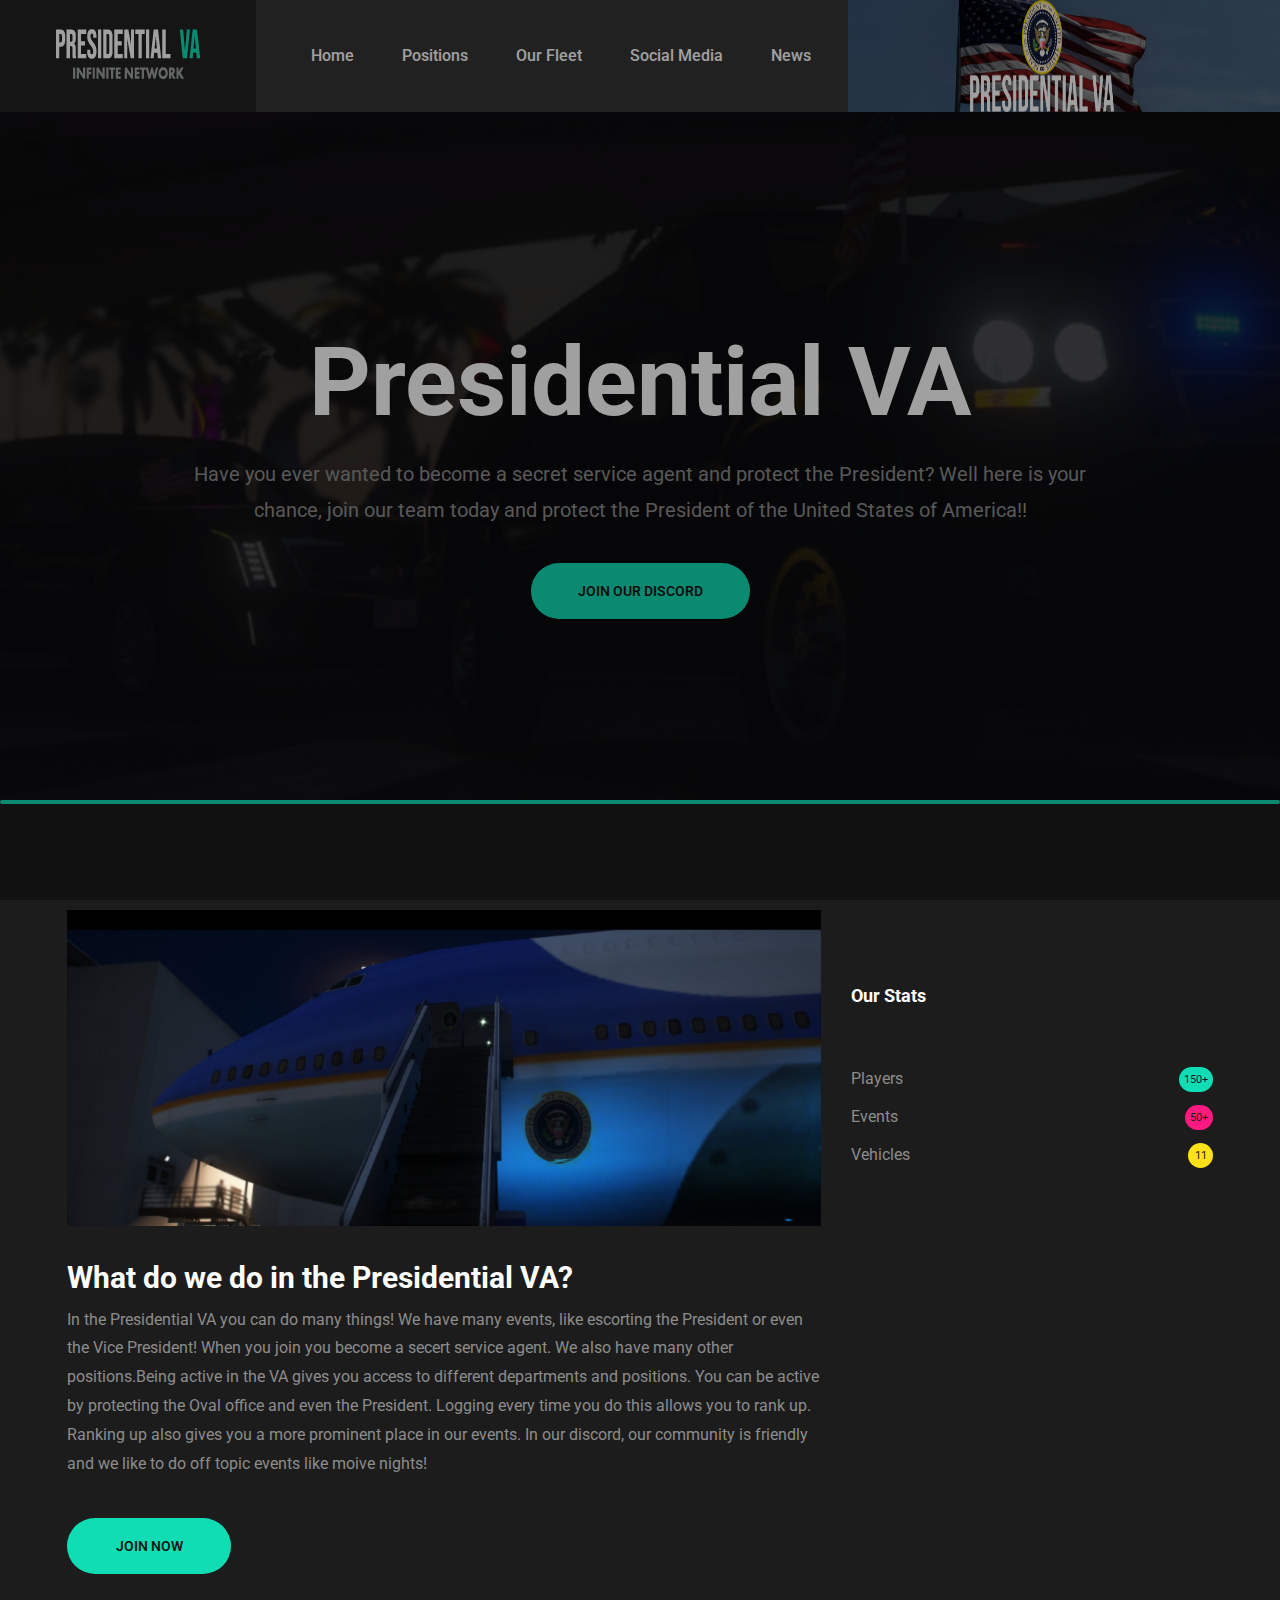
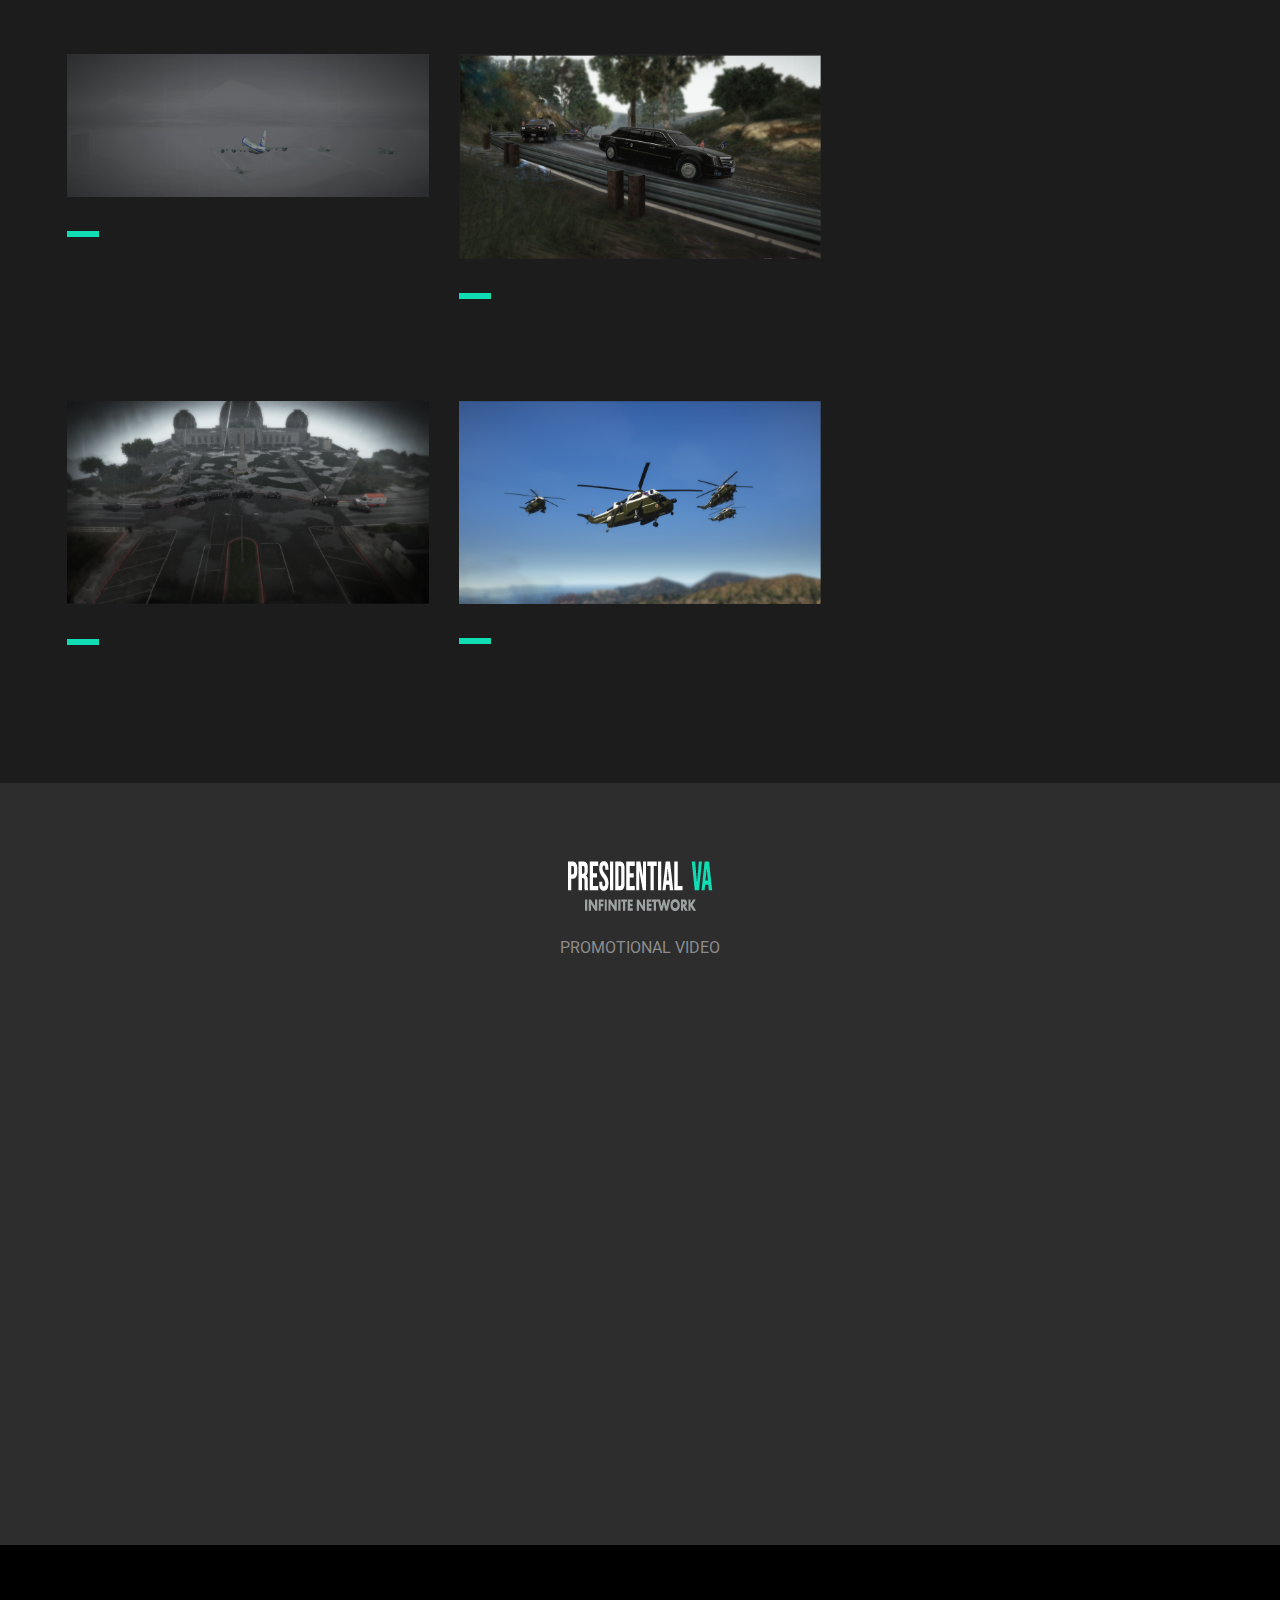
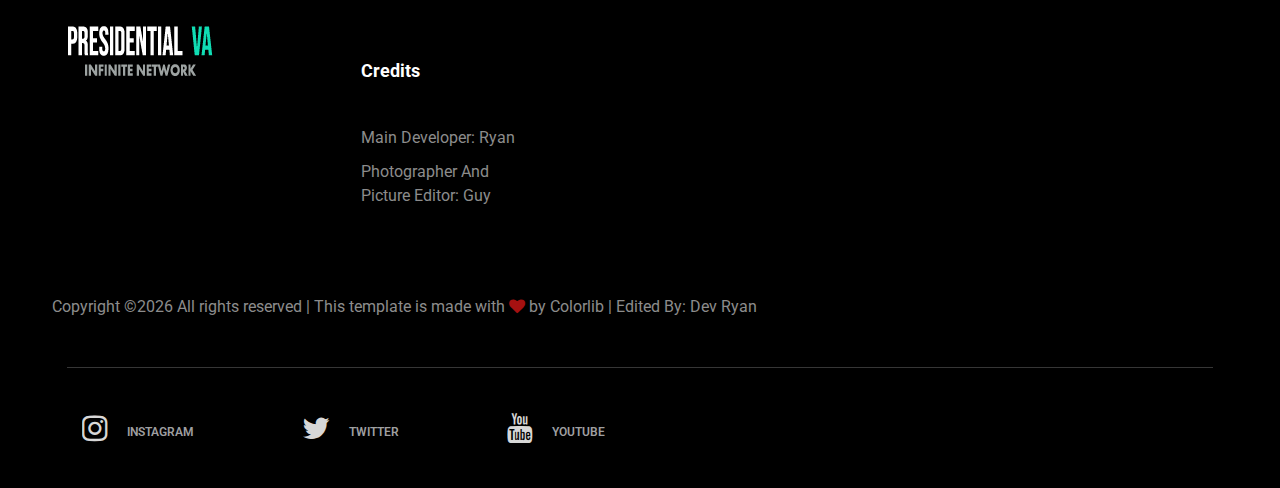
<file: index.html>
<!DOCTYPE html>
<html lang="zxx">
<head>
	<title>Presidential VA - Infinite Network</title>
	<meta charset="UTF-8">
	<meta name="description" content="Infinite Network Presidential VA Website">
	<meta name="keywords" content="gaming, html">
	<meta name="viewport" content="width=device-width, initial-scale=1.0">
	
	<!-- Favicon -->
	<link href="img/infinite_logo_pres.png" rel="shortcut icon"/>

	<!-- Google font -->
	<link href="https://fonts.googleapis.com/css?family=Roboto:300,300i,400,400i,500,500i,700,700i&display=swap" rel="stylesheet">

	<!-- Stylesheets -->
	<link rel="stylesheet" href="css/bootstrap.min.css"/>
	<link rel="stylesheet" href="css/font-awesome.min.css"/>
	<link rel="stylesheet" href="css/magnific-popup.css"/>
	<link rel="stylesheet" href="css/owl.carousel.min.css"/>
	<link rel="stylesheet" href="css/animate.css"/>
	<link rel="stylesheet" href="css/slicknav.min.css"/>

	<!-- Main Stylesheets -->
	<link rel="stylesheet" href="css/style.css"/>


	<!--[if lt IE 9]>
		<script src="https://oss.maxcdn.com/html5shiv/3.7.2/html5shiv.min.js"></script>
		<script src="https://oss.maxcdn.com/respond/1.4.2/respond.min.js"></script>
	<![endif]-->

</head>
<body>
	<!-- Page Preloder -->
	<div id="preloder">
		<div class="loader"></div>
	</div>

	<!-- Header section -->
	<header class="header-section">
		<a href="index.html" class="site-logo">
			<img src="img/logo.png" alt="logo">
		</a>
		<ul class="main-menu">
			<li><a href="index.html">Home</a></li>
			<li><a href="positions.html">Positions</a></li>
			<li><a href="presidential-comming-soon.html">Our Fleet</a></li>
			<li><a href="presidential-comming-soon.html">Social Media</a></li>
			<li><a href="presidential-comming-soon.html">News</a></li>
		</ul>
		<div class="header-add">
			<img src="img/add.png" alt="">
		</div>
	</header>
	<!-- Header section end -->

	<!-- Hero section -->
	<section class="hero-section">
		<div class="hero-slider owl-carousel">
			<div class="hero-item set-bg" data-setbg="img/slider/1.png">
				<div class="container">
					<div class="row">
						<div class="col-lg-10 offset-lg-1">
							<h2>Presidential VA</h2>
							<p>Have you ever wanted to become a secret service agent and protect the President? Well here is your chance, join our team today and protect the President of the United States of America!!</p>
							<a href="https://discord.gg/jq4wRRH" target="_ " class="site-btn">Join Our Discord</a>
						</div>
					</div>
				</div>
			</div>
			<div class="hero-item set-bg" data-setbg="img/slider/2.png">
				<div class="container">
					<div class="row">
						<div class="col-lg-10 offset-lg-1">
							<h2>Presidential VA</h2>
							<p>Have you ever wanted to become a secret service agent and protect the President? Well here is your chance, join our team today and protect the President of the United States of America!! </p>
							<a href="https://discord.gg/jq4wRRH" target="_ " class="site-btn">Join Our Discord</a>
						</div>
					</div>
				</div>
			</div>
		</div>
	</section>
	<!-- Hero section end -->

	<!-- Blog section -->
	<section class="blog-section spad">
		<div class="container">
			<div class="row">
				<div class="col-lg-8 blog-posts">
					<div class="blog-post featured-post">
						<img src="img/blog/1.png" alt="">
						<h3>What do we do in the Presidential VA?</h3>
						<p>In the Presidential VA you can do many things! We have many events, like escorting the President or even the Vice President! When you join you become a secert service agent. We also have many other positions.Being active in the VA gives you access to different departments and positions. You can be active by protecting the Oval office and even the President. Logging every time you do this allows you to rank up. Ranking up also gives you a more prominent place in our events. In our discord, our community is friendly and we like to do off topic events like moive nights!
						</p>
						<a href="https://discord.gg/jq4wRRH" class="site-btn">Join NOW</a>
					</div>
					<div class="row">
						<div class="col-md-6">
							<div class="blog-post">
								<img src="img/blog/2.png" alt="">
								<div class="post-date"> </div>
							</div>
						</div>
						<div class="col-md-6">
							<div class="blog-post">
								<img src="img/blog/3.png" alt="">
								<div class="post-date"> </div>
							</div>
						</div>
						<div class="col-md-6">
							<div class="blog-post">
								<img src="img/blog/4.png" alt="">
								<div class="post-date"> </div>
							</div>
						</div>
						<div class="col-md-6">
							<div class="blog-post">
								<img src="img/blog/5.png" alt="">
								<div class="post-date"> </div>
							</div>
						</div>
					</div>
				</div>
				<div class="col-lg-4 sidebar">
					<div class="sb-widget">
						<form class="sb-search">
						</form>
					</div>
					<div class="sb-widget">
						<h2 class="sb-title">Our Stats</h2>
						<ul class="sb-cata-list">
							<li><a href="">Players<span>150+</span></a></li>
							<li><a href="">Events<span>50+</span></a></li>
							<li><a href="">Vehicles<span>11</span></a></li>
						</ul>
					</div>
					<div class="sb-widget">
						<a href="#" class="add">
							<iframe src="https://discordapp.com/widget?id=708500967615758426&theme=dark" width="350" height="500" allowtransparency="true" frameborder="0" sandbox="allow-popups allow-popups-to-escape-sandbox allow-same-origin allow-scripts"></iframe>
						</a>
					</div>
				</div>
			</div>
		</div>
	</section>
	<!-- Blog section end -->


	<!-- Video section -->
	<div class="video-section">
		<div class="container">
			<div class="video-logo">
				<img src="img/logo.png" alt="https://discord.gg/jq4wRRH">
				<p>PROMOTIONAL VIDEO<p>
			</div>
			<div class="video-popup-warp">
				<iframe width="700" height="455" src="https://www.youtube.com/embed/99ZAJMdGrCU" frameborder="0" allow="accelerometer; autoplay; encrypted-media; gyroscope; picture-in-picture" allowfullscreen></iframe>
			</div>
		</div>
	</div>
	<!-- Video section end -->

	<!-- Footer section -->
	<div class="footer-section">
		<div class="container">
			<div class="row">
				<div class="col-lg-3">
					<div class="footer-widget">
						<div class="about-widget">
							<img src="img/logo.png" alt="">
						</div>
					</div>
				</div>
				<div class="col-lg-2 col-sm-6">
					<div class="footer-widget">
						<h2 class="fw-title">Credits</h2>
						<ul>
							<li><a href="https://discord.gg/xFdW6nm"target="_ ">Main Developer: Ryan</a></li>
							<li><a href="">Photographer And Picture Editor: Guy</a></li>
						</ul>
					</div>
				</div>
			<div class="copyright"><a href=""><p><!-- Link back to Colorlib can't be removed. Template is licensed under CC BY 3.0. -->
  Copyright &copy;<script>document.write(new Date().getFullYear());</script> All rights reserved | This template is made with <i class="fa fa-heart" aria-hidden="true"></i> by <a href="https://colorlib.com" target="_blank">Colorlib | <a href="https://discord.gg/xFdW6nm" target="_blank"> Edited By: Dev Ryan</a>
  <!-- Link back to Colorlib can't be removed. Template is licensed under CC BY 3.0. --></p></div>
		</div>
		<div class="social-links-warp">
			<div class="container">
				<div class="social-links">
					<a href="https://www.instagram.com/presidental_va/"target="_ "><i class="fa fa-instagram"></i><span>instagram</span></a>
					<a href="https://twitter.com/VaPresidental/"><i class="fa fa-twitter"target="_ "></i><span>twitter</span></a>
					<a href="https://www.youtube.com/channel/UCPV0Bhksc_AzOuAfgwB-5XA"target="_ "><i class="fa fa-youtube"></i><span>youtube</span></a>
				</div>
			</div>
		</div>
	</div>
	<!-- Footer section end -->
															
	<!--====== Javascripts & Jquery ======-->
	<script src="js/jquery-3.2.1.min.js"></script>
	<script src="js/bootstrap.min.js"></script>
	<script src="js/jquery.slicknav.js"></script>
	<script src="js/owl.carousel.min.js"></script>
	<script src="js/circle-progress.min.js"></script>
	<script src="js/jquery.magnific-popup.min.js"></script>
	<script src="js/main.js"></script>

	</body>
</html>
</file>
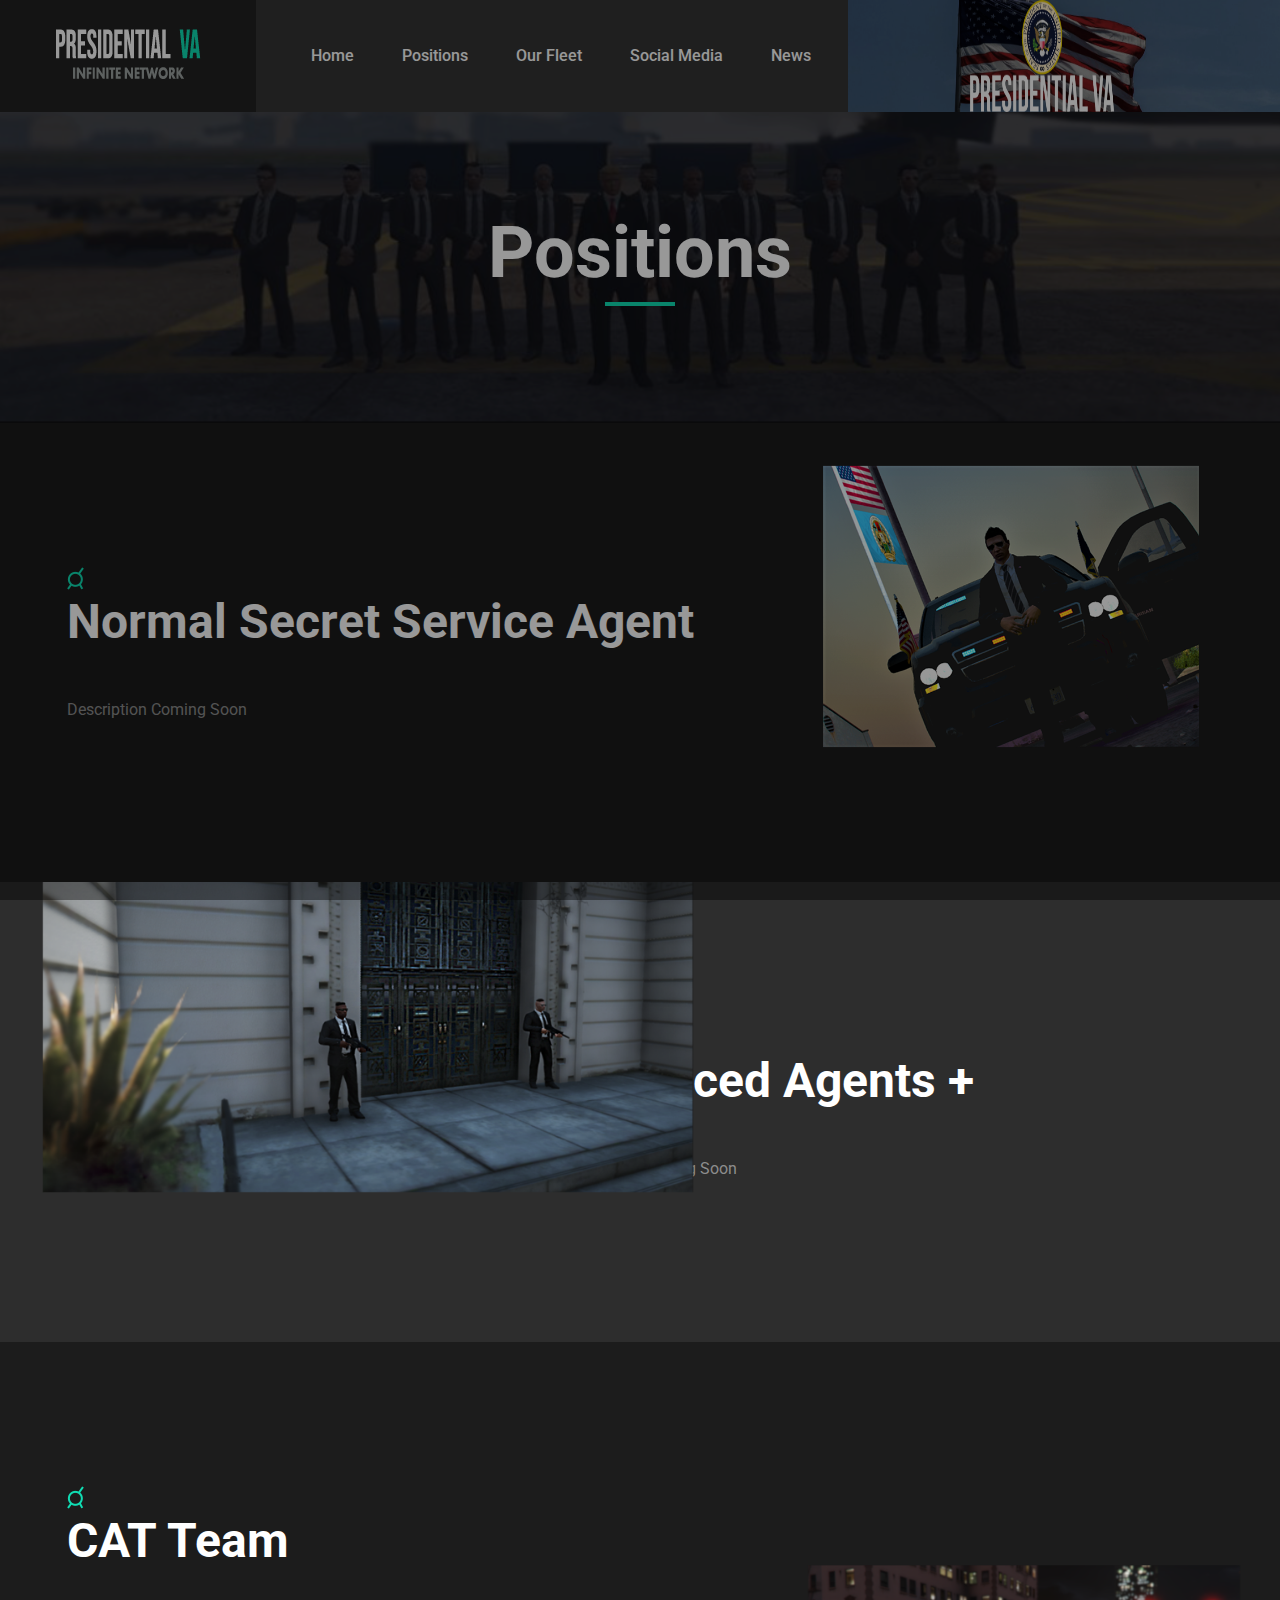
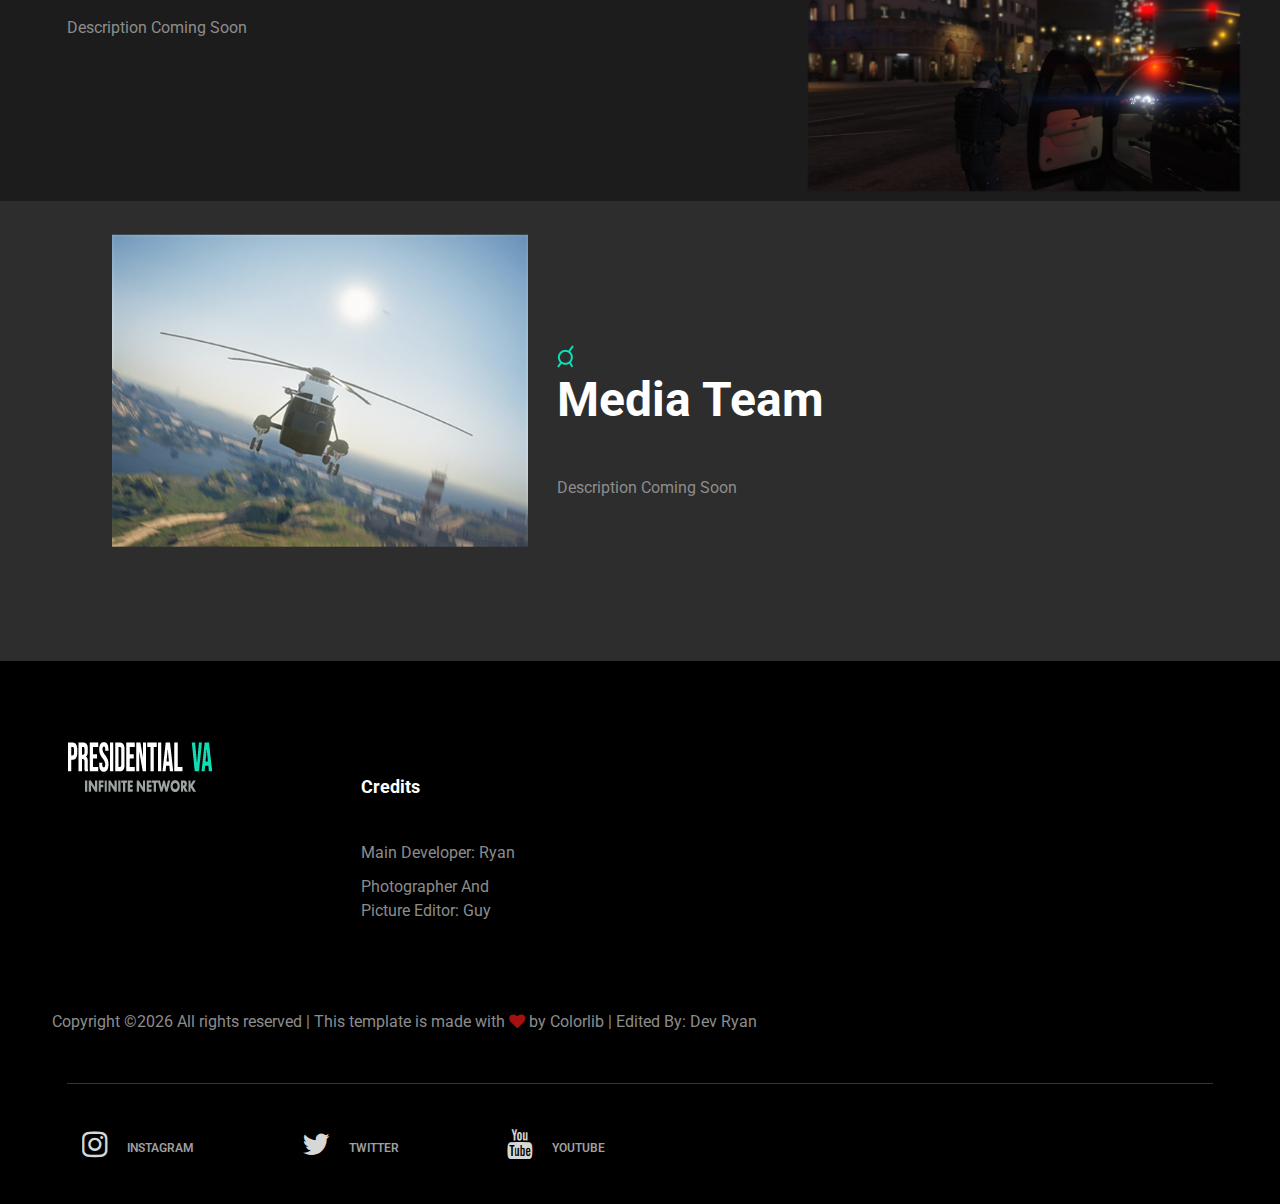
<file: positions.html>
<!DOCTYPE html>
<html lang="zxx">
<head>
	<title>Presidential VA - Infinite Network</title>
	<meta charset="UTF-8">
	<meta name="description" content="Infinite Network Presidential VA Website">
	<meta name="keywords" content="infinite, html">
	<meta name="viewport" content="width=device-width, initial-scale=1.0">
	
	<!-- Favicon -->
	<link href="img/infinite_logo_pres.png" rel="shortcut icon"/>

	<!-- Google font -->
	<link href="https://fonts.googleapis.com/css?family=Roboto:300,300i,400,400i,500,500i,700,700i&display=swap" rel="stylesheet">

	<!-- Stylesheets -->
	<link rel="stylesheet" href="css/bootstrap.min.css"/>
	<link rel="stylesheet" href="css/font-awesome.min.css"/>
	<link rel="stylesheet" href="css/magnific-popup.css"/>
	<link rel="stylesheet" href="css/owl.carousel.min.css"/>
	<link rel="stylesheet" href="css/slicknav.min.css"/>

	<!-- Main Stylesheets -->
	<link rel="stylesheet" href="css/style.css"/>


	<!--[if lt IE 9]>
		<script src="https://oss.maxcdn.com/html5shiv/3.7.2/html5shiv.min.js"></script>
		<script src="https://oss.maxcdn.com/respond/1.4.2/respond.min.js"></script>
	<![endif]-->

</head>
<body>
	<!-- Page Preloder -->
	<div id="preloder">
		<div class="loader"></div>
	</div>

	<!-- Header section -->
	<header class="header-section">
		<a href="https://discord.gg/jq4wRRH" target="_ " class="site-logo">
			<img src="img/logo.png" alt="logo">
		</a>
		<ul class="main-menu">
			<li><a href="index.html">Home</a></li>
			<li><a href="positions.html">Positions</a></li>
			<li><a href="presidential-comming-soon.html">Our Fleet</a></li>
			<li><a href="presidential-comming-soon.html">Social Media</a></li>
			<li><a href="presidential-comming-soon.html">News</a></li>
		</ul>
		<div class="header-add">
			<img src="img/add.png" alt="">
		</div>
	</header>
	<!-- Header section end -->

	<!-- Page top section -->
	<section class="page-top-section set-bg" data-setbg="img/header-bg/1.png">
		<div class="container">
			<h2>Positions</h2>
		</div>
	</section>
	<!-- Page top section end -->

	<!-- Character section 1 -->
	<section class="characters-section character-one">
		<div class="container">
			<div class="row">
				<div class="col-lg-7">
					<div class="character-info">
						<img src="img/game-characters/title-icon.png" alt="">
						<h2>Normal Secret Service Agent</h2>
						<p>Description Coming Soon</p>
						</div>
					</div>
				</div>
			</div>
			<div class="character-img">
				<img src="img/game-characters/1.png" alt="">
			</div>
		</div>
	</section>
	<!-- Character section 1 end -->

	<!-- Character section 2 -->
	<section class="characters-section character-two">
		<div class="container">
			<div class="row">
				<div class="col-lg-7 offset-lg-5">
					<div class="character-info">
						<img src="img/game-characters/title-icon.png" alt="">
						<h2>Advanced Agents +</h2>
						<p>Description Coming Soon</p>
						</div>
					</div>
				</div>
			</div>
			<div class="character-img">
				<img src="img/game-characters/2.png" alt="">
			</div>
		</div>
	</section>
	<!-- Character section 2 end -->

	<!-- Character section 3 -->
	<section class="characters-section character-three">
		<div class="container">
			<div class="row">
				<div class="col-lg-7">
					<div class="character-info">
						<img src="img/game-characters/title-icon.png" alt="">
						<h2>CAT Team</h2>
						<p>Description Coming Soon</p>
						</div>
					</div>
				</div>
			</div>
			<div class="character-img">
				<img src="img/game-characters/3.png" alt="">
			</div>
		</div>
	</section>
	<!-- Character section 3 end -->

	<!-- Character section 4 -->
	<section class="characters-section character-four">
		<div class="container">
			<div class="row">
				<div class="col-lg-7 offset-lg-5">
					<div class="character-info">
						<img src="img/game-characters/title-icon.png" alt="">
						<h2>Media Team</h2>
						<p>Description Coming Soon</p>
						<div class="progress-warp">
						</div>
					</div>
				</div>
			</div>
			<div class="character-img">
				<img src="img/game-characters/4.png" alt="">
			</div>
		</div>
	</section>
	<!-- Character section 4 end -->




	<!-- Footer section -->
	<div class="footer-section">
		<div class="container">
			<div class="row">
				<div class="col-lg-3">
					<div class="footer-widget">
						<div class="about-widget">
							<img src="img/logo.png" alt="">
						</div>
					</div>
				</div>
				<div class="col-lg-2 col-sm-6">
					<div class="footer-widget">
						<h2 class="fw-title">Credits</h2>
						<ul>
							<li><a href="https://discord.gg/xFdW6nm"target="_ ">Main Developer: Ryan</a></li>
							<li><a href="">Photographer And Picture Editor: Guy</a></li>
						</ul>
					</div>
				</div>
			<div class="copyright"><p><!-- Link back to Colorlib can't be removed. Template is licensed under CC BY 3.0. -->
				Copyright &copy;<script>document.write(new Date().getFullYear());</script> All rights reserved | This template is made with <i class="fa fa-heart" aria-hidden="true"></i> by <a href="https://colorlib.com" target="_blank">Colorlib | <a href="https://discord.gg/xFdW6nm" target="_blank"> Edited By: Dev Ryan</a>
  <!-- Link back to Colorlib can't be removed. Template is licensed under CC BY 3.0. --></p></div>
		</div>
		<div class="social-links-warp">
			<div class="container">
				<div class="social-links">
					<a href="https://www.instagram.com/presidental_va/"target="_ "><i class="fa fa-instagram"></i><span>instagram</span></a>
					<a href="https://twitter.com/VaPresidental/"><i class="fa fa-twitter"target="_ "></i><span>twitter</span></a>
					<a href="https://www.youtube.com/channel/UCPV0Bhksc_AzOuAfgwB-5XA"target="_ "><i class="fa fa-youtube"></i><span>youtube</span></a>
				</div>
			</div>
		</div>
	</div>
	<!-- Footer section end -->
															
	<!--====== Javascripts & Jquery ======-->
	<script src="js/jquery-3.2.1.min.js"></script>
	<script src="js/bootstrap.min.js"></script>
	<script src="js/jquery.slicknav.js"></script>
	<script src="js/owl.carousel.min.js"></script>
	<script src="js/circle-progress.min.js"></script>
	<script src="js/jquery.magnific-popup.min.js"></script>
	<script src="js/main.js"></script>

	</body>
</html>
</file>
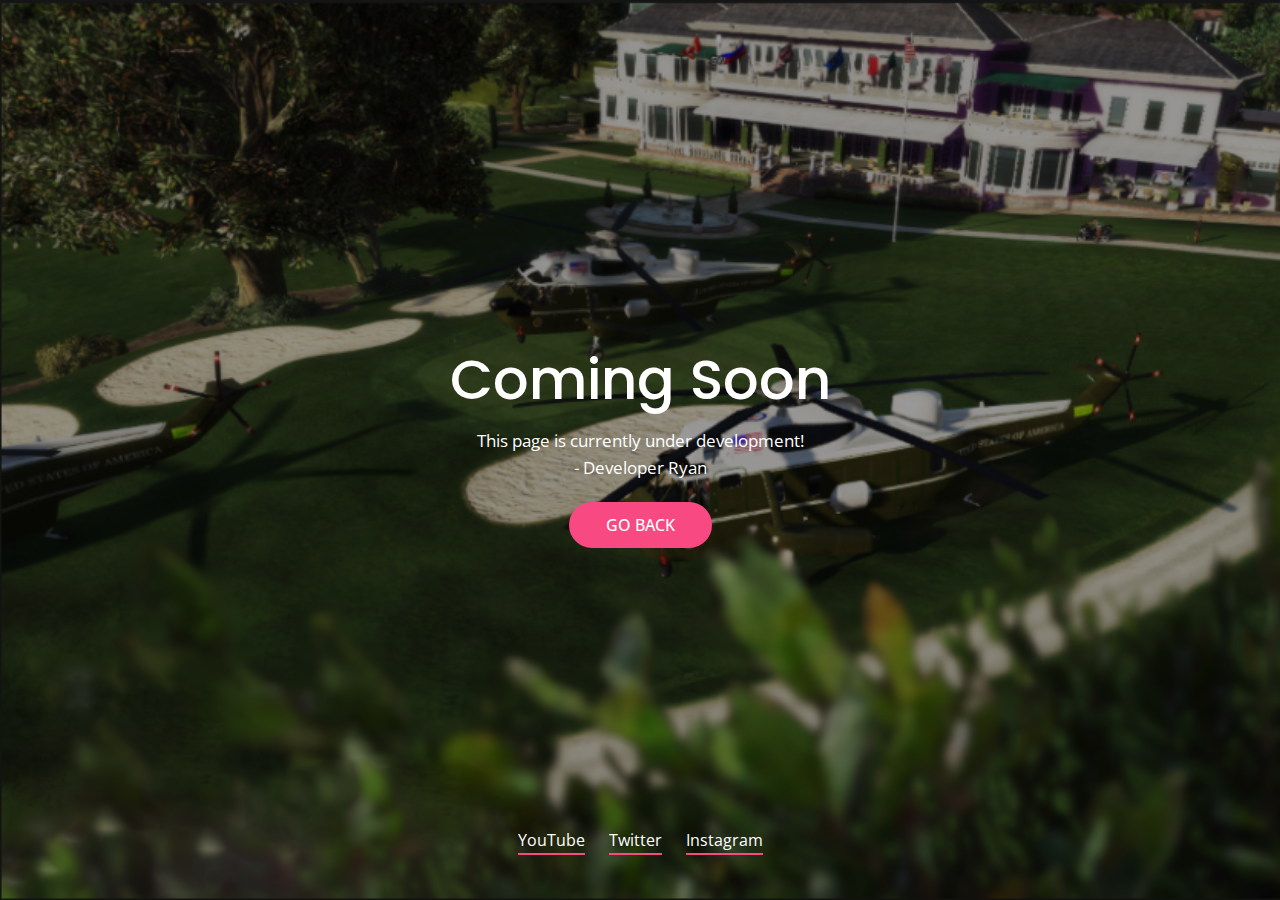
<file: presidential-comming-soon.html>
<!DOCTYPE HTML>
<html lang="en">
<head>
	<title>Presidential VA - Infinite Network</title>
	<meta http-equiv="X-UA-Compatible" content="IE=edge">
    <meta name="viewport" content="width=device-width, initial-scale=1">
	<meta charset="UTF-8">
	<link href="comming-soon/images/infinite_logo_pres.png" rel="shortcut icon"/>
	
	
	<!-- Font -->
	
	<link href="https://fonts.googleapis.com/css?family=Open+Sans:400,700%7CPoppins:400,500" rel="stylesheet">
	
	
	<link href="comming-soon/common-css/ionicons.css" rel="stylesheet">
	
	
	<link rel="stylesheet" href="comming-soon/common-css/jquery.classycountdown.css" />
		
	<link href="comming-soon/03-comming-soon/css/styles.css" rel="stylesheet">
	
	<link href="comming-soon/03-comming-soon/css/responsive.css" rel="stylesheet">
	
</head>
<body>
	
	<div class="main-area center-text" style="background-image:url(comming-soon/images/countdown-3-1600x900.png);">
		
		<div class="display-table">
			<div class="display-table-cell">
				
				<h1 class="title font-white"><b>Coming Soon</b></h1>
				<p class="desc font-white">This page is currently under development! <br>
					- Developer Ryan</p>
				
				<a class="notify-btn" href="index.html"><b>GO BACK</b></a>
				
				<ul class="social-btn font-white">
					<li><a href="https://www.youtube.com/channel/UCPV0Bhksc_AzOuAfgwB-5XA"target="_ ">YouTube</a></li>
					<li><a href="https://twitter.com/VaPresidental/"target="_ ">Twitter</a></li>
					<li><a href="https://www.instagram.com/presidental_va/"target="_ ">Instagram</a></li>
				</ul><!-- social-btn -->
				
			</div><!-- display-table -->
		</div><!-- display-table-cell -->
	</div><!-- main-area -->
	
</body>
</html>
</file>
<file: css/style.css>
/* ===================================
--------------------------------------
  TheQuest - Gaming Magazine Template
  Version: 1.0
--------------------------------------
======================================*/


/*----------------------------------------*/
/* Template default CSS
/*----------------------------------------*/

html,
body {
	height: 100%;
	font-family: "Roboto", sans-serif;
	-webkit-font-smoothing: antialiased;
	font-smoothing: antialiased;
}

h1,
h2,
h3,
h4,
h5,
h6 {
	margin: 0;
	color: #111111;
	font-weight: 700;
}

h1 {
	font-size: 70px;
}

h2 {
	font-size: 36px;
}

h3 {
	font-size: 30px;
}

h4 {
	font-size: 24px;
}

h5 {
	font-size: 18px;
}

h6 {
	font-size: 16px;
}

p {
	font-size: 16px;
	color: #8c8c8c;
	line-height: 1.8;
}

img {
	max-width: 100%;
}

input:focus,
select:focus,
button:focus,
textarea:focus {
	outline: none;
}

a:hover,
a:focus {
	text-decoration: none;
	outline: none;
}

ul,
ol {
	padding: 0;
	margin: 0;
}

/*---------------------
Helper CSS
 -----------------------*/

.section-title {
	text-align: center;
}

.section-title h2 {
	font-size: 36px;
}

.set-bg {
	background-repeat: no-repeat;
	background-size: cover;
	background-position: top center;
}

.spad {
	padding-top: 106px;
	padding-bottom: 106px;
}

.text-white h1,
.text-white h2,
.text-white h3,
.text-white h4,
.text-white h5,
.text-white h6,
.text-white p,
.text-white span,
.text-white li,
.text-white a {
	color: #fff;
}

/*---------------------
Commom elements
 -----------------------*/

/* buttons */

.site-btn {
	display: inline-block;
	border: none;
	font-size: 14px;
	font-weight: 600;
	min-width: 164px;
	padding: 21px 47px;
	border-radius: 50px;
	text-transform: uppercase;
	background: #10ddb4;
	color: #161616;
	line-height: 1;
	cursor: pointer;
	text-align: center;
}

.site-btn:hover {
	color: #161616;
}

.site-btn.sb-color {
	background: #ff1f56;
	color: #fff;
}

.site-btn.sb-color:hover {
	color: #fff;
}

/* Preloder */

#preloder {
	position: fixed;
	width: 100%;
	height: 100%;
	top: 0;
	left: 0;
	z-index: 999999;
	background: #000;
}

.loader {
	width: 40px;
	height: 40px;
	position: absolute;
	top: 50%;
	left: 50%;
	margin-top: -13px;
	margin-left: -13px;
	border-radius: 60px;
	animation: loader 0.8s linear infinite;
	-webkit-animation: loader 0.8s linear infinite;
}

@keyframes loader {
	0% {
		-webkit-transform: rotate(0deg);
		transform: rotate(0deg);
		border: 4px solid #f44336;
		border-left-color: transparent;
	}
	50% {
		-webkit-transform: rotate(180deg);
		transform: rotate(180deg);
		border: 4px solid #673ab7;
		border-left-color: transparent;
	}
	100% {
		-webkit-transform: rotate(360deg);
		transform: rotate(360deg);
		border: 4px solid #f44336;
		border-left-color: transparent;
	}
}

@-webkit-keyframes loader {
	0% {
		-webkit-transform: rotate(0deg);
		border: 4px solid #f44336;
		border-left-color: transparent;
	}
	50% {
		-webkit-transform: rotate(180deg);
		border: 4px solid #673ab7;
		border-left-color: transparent;
	}
	100% {
		-webkit-transform: rotate(360deg);
		border: 4px solid #f44336;
		border-left-color: transparent;
	}
}

/*------------------
Header section
 ---------------------*/

.header-section {
	position: absolute;
	width: 100%;
	left: 0;
	top: 0;
	background: #353535;
	z-index: 9999;
}

.site-logo {
	display: inline-block;
	padding: 21px 55px 20px;
	background: #222222;
}

.main-menu {
	display: inline-block;
	padding-left: 44px;
	position: relative;
	z-index: 99;
	background: #353535;
}

.main-menu li {
	display: inline-block;
}

.main-menu li a {
	position: relative;
	display: block;
	padding: 44px 7px;
	margin-right: 55px;
	font-size: 16px;
	font-weight: 500;
	color: #fff;
}

.main-menu li a:after {
	position: absolute;
	content: "";
	width: 0;
	height: 3px;
	left: 0;
	bottom: 0;
	background: #10ddb4;
	-webkit-transition: all 0.3s;
	transition: all 0.3s;
}

.main-menu li a:hover:after {
	width: 100%;
}

.slicknav_menu {
	display: none;
}

.header-add {
	position: absolute;
	right: 0;
	top: 0;
	width: 43%;
	height: 100%;
	text-align: right;
}

.header-add img {
	height: 100%;
}

/*------------------
   Hero-section
 ---------------------*/

.hero-item {
	height: 804px;
	display: -webkit-box;
	display: -ms-flexbox;
	display: flex;
	-webkit-box-align: center;
	-ms-flex-align: center;
	align-items: center;
	-webkit-box-pack: center;
	-ms-flex-pack: center;
	justify-content: center;
	text-align: center;
	position: relative;
	padding-top: 140px;
}

.hero-item:after {
	position: absolute;
	content: "";
	width: 100%;
	height: 100%;
	left: 0;
	top: 0;
	background: #0d0d11;
	opacity: 0.74;
	z-index: 1;
}

.hero-item .container {
	position: relative;
	z-index: 9;
}

.hero-item h2 {
	font-size: 96px;
	font-weight: 700;
	color: #fff;
	margin-bottom: 15px;
}

.hero-item p {
	font-size: 20px;
	margin-bottom: 35px;
}

.hero-item .site-btn,
.hero-item p,
.hero-item h2 {
	position: relative;
	top: 50px;
	opacity: 0;
}

.hero-slider .owl-item.active .hero-item h2,
.hero-slider .owl-item.active .hero-item p,
.hero-slider .owl-item.active .hero-item .site-btn {
	top: 0;
	opacity: 1;
}

.hero-slider .owl-item.active .hero-item h2 {
	-webkit-transition: all 0.5s ease 0.4s;
	transition: all 0.5s ease 0.4s;
}

.hero-slider .owl-item.active .hero-item p {
	-webkit-transition: all 0.5s ease 0.6s;
	transition: all 0.5s ease 0.6s;
}

.hero-slider .owl-item.active .hero-item .site-btn {
	-webkit-transition: all 0.5s ease 0.8s;
	transition: all 0.5s ease 0.8s;
}

.slider-progress-bar {
	position: absolute;
	width: 100%;
	bottom: 0;
	left: 0;
}

.slider-progress-bar .progress {
	height: 4px;
	background: #10ddb4;
	-webkit-animation: sliderProgressBar ease;
	animation: sliderProgressBar ease;
}

.my-slider:hover .slider-progress-bar .progress {
	-webkit-animation-play-state: paused;
	animation-play-state: paused;
}

@-webkit-keyframes sliderProgressBar {
	0% {
		width: 0%;
	}
	100% {
		width: 100%;
	}
}

@keyframes sliderProgressBar {
	0% {
		width: 0%;
	}
	100% {
		width: 100%;
	}
}

/*------------------
   Blog-section
 ---------------------*/

.blog-section {
	background: #1c1c1c;
}

.blog-section .blog-posts {
	margin-bottom: -70px;
}

.blog-post {
	margin-bottom: 70px;
}

.blog-post img {
	margin-bottom: 34px;
	min-width: 100%;
}

.blog-post .post-date {
	display: inline-block;
	font-size: 14px;
	font-weight: 700;
	padding: 3px 16px;
	margin-bottom: 25px;
	background: #10ddb4;
}

.blog-post h3 {
	color: #fff;
	margin-bottom: 10px;
}

.blog-post h4 {
	color: #fff;
	margin-bottom: 10px;
}

.blog-post .post-metas {
	margin-bottom: 30px;
}

.blog-post .post-metas .post-meta {
	position: relative;
	display: inline-block;
	color: #8c8c8c;
	font-size: 14px;
	padding-right: 15px;
	margin-right: 14px;
	margin-bottom: 5px;
}

.blog-post .post-metas .post-meta:after {
	position: absolute;
	content: "|";
	right: 0;
	top: 0;
	color: #8c8c8c;
	font-size: 14px;
}

.blog-post .post-metas .post-meta:last-child {
	margin-right: 0;
	padding-right: 0;
}

.blog-post .post-metas .post-meta:last-child:after {
	display: none;
}

.blog-post .post-metas a {
	color: #ffea00;
}

.blog-post .read-more {
	font-size: 14px;
	font-weight: 700;
	color: #10ddb4;
}

.blog-post.featured-post,
.blog-post.review-post,
.blog-post.single-post {
	margin-bottom: 80px;
}

.blog-post.featured-post p,
.blog-post.review-post p,
.blog-post.single-post p {
	margin-bottom: 40px;
}

.blog-post.featured-post .post-metas a,
.blog-post.review-post .post-metas a,
.blog-post.single-post .post-metas a {
	color: #10ddb4;
}

.blog-post.review-post .post-metas {
	margin-bottom: 5px;
}

.blog-post.review-post .rating {
	font-size: 17px;
	color: #ffd200;
	margin-bottom: 30px;
}

.blog-post.review-post .rating i {
	display: inline-block;
	margin-right: 4px;
}

.sb-widget {
	margin-bottom: 75px;
}

.sb-widget:last-child {
	margin-bottom: 0;
}

.sb-widget .sb-title {
	font-size: 18px;
	font-weight: 700;
	color: #fff;
	margin-bottom: 60px;
}

.sb-widget .sb-search input {
	width: 100%;
	height: 53px;
	font-size: 14px;
	font-style: italic;
	padding: 0 32px;
	border: none;
	border-bottom: 3px solid #10ddb4;
}

.sb-cata-list {
	list-style: none;
}

.sb-cata-list li {
	display: block;
	overflow: hidden;
	margin-bottom: 13px;
}

.sb-cata-list li a {
	display: block;
	color: #8c8c8c;
	font-size: 16px;
}

.sb-cata-list li span {
	float: right;
	display: inline-block;
	min-width: 25px;
	height: 25px;
	font-size: 11px;
	color: #1c1c1c;
	border-radius: 35px;
	background: #fff;
	text-align: center;
	padding: 5px 5px 0;
}

.sb-cata-list li:nth-child(1) span {
	background: #10ddb4;
}

.sb-cata-list li:nth-child(2) span {
	background: #ff1980;
}

.sb-cata-list li:nth-child(3) span {
	background: #ffe119;
}

.sb-cata-list li:nth-child(4) span {
	background: #5da9e4;
}

.sb-cata-list li:nth-child(5) span {
	background: #bd9bd2;
}

.sb-cata-list li:nth-child(6) span {
	background: #f89843;
}

.sb-cata-list li:last-child a {
	margin-bottom: 0;
}

.latest-news-widget .ln-item {
	margin-bottom: 29px;
	position: relative;
}

.latest-news-widget .ln-item:last-child {
	margin-bottom: 0;
}

.latest-news-widget .ln-item img {
	width: 85px;
	height: 85px;
	float: left;
	margin-right: 27px;
}

.latest-news-widget .ln-text {
	overflow: hidden;
}

.latest-news-widget .ln-text .ln-date {
	display: inline-block;
	font-size: 14px;
	font-weight: 700;
	padding: 1px 5px;
	margin-bottom: 10px;
	background: #10ddb4;
}

.latest-news-widget .ln-text h6 {
	font-size: 14px;
	font-weight: 500;
	color: #fff;
	margin-bottom: 5px;
}

.latest-news-widget .ln-text .ln-metas .ln-meta {
	position: relative;
	display: inline-block;
	color: #8c8c8c;
	font-size: 12px;
	padding-right: 13px;
	margin-right: 10px;
	margin-bottom: 5px;
}

.latest-news-widget .ln-text .ln-metas .ln-meta:after {
	position: absolute;
	content: "|";
	right: 0;
	top: 0;
	color: #8c8c8c;
	font-size: 14px;
}

.latest-news-widget .ln-text .ln-metas .ln-meta:last-child {
	margin-right: 0;
	padding-right: 0;
}

.latest-news-widget .ln-text .ln-metas .ln-meta:last-child:after {
	display: none;
}

.latest-news-widget .ln-text .ln-metas a {
	color: #ffea00;
}

.latest-news-widget.top-five .ln-index {
	position: absolute;
	left: 19px;
	top: -25px;
	width: 45px;
	height: 45px;
	font-size: 18px;
	font-weight: 700;
	color: #fff;
	background: #10ddb4;
	border-radius: 50%;
	display: -webkit-box;
	display: -ms-flexbox;
	display: flex;
	-webkit-box-align: center;
	-ms-flex-align: center;
	align-items: center;
	-webkit-box-pack: center;
	-ms-flex-pack: center;
	justify-content: center;
}

.latest-news-widget.top-five .ln-item {
	margin-bottom: 59px;
}

.latest-news-widget.top-five .ln-item:nth-child(1) .ln-index {
	background: #ff5581;
}

.latest-news-widget.top-five .ln-item:nth-child(2) .ln-index {
	background: #10ddb4;
}

.latest-news-widget.top-five .ln-item:nth-child(3) .ln-index {
	background: #5da9e4;
}

.latest-news-widget.top-five .ln-item:nth-child(4) .ln-index {
	background: #ffe119;
}

.latest-news-widget.top-five .ln-item:nth-child(5) .ln-index {
	background: #bd9bd2;
}

.latest-news-widget.top-five .ln-item:last-child {
	margin-bottom: 0;
}

.latest-comments-widget .lc-item {
	margin-bottom: 23px;
}

.latest-comments-widget .lc-item:last-child {
	margin-bottom: 0;
}

.latest-comments-widget .lc-item img {
	float: left;
	width: 55px;
	height: 55px;
	border-radius: 50%;
	margin-right: 24px;
}

.latest-comments-widget .lc-text {
	overflow: hidden;
}

.latest-comments-widget .lc-text h6 {
	color: #fff;
	font-size: 16px;
	font-weight: 500;
	margin-bottom: 8px;
}

.latest-comments-widget .lc-text span {
	color: #8c8c8c;
	font-size: 14px;
	font-weight: 400;
	display: inline-block;
	padding: 0 5px;
}

.latest-comments-widget .lc-text a {
	color: #10ddb4;
	font-size: 14px;
	font-weight: 400;
}

.latest-comments-widget .lc-date {
	color: #a5a4a4;
	font-weight: 700;
	font-size: 12px;
}

/* ------------------
Blog list section
 ---------------------*/

.blog-list-section {
	background: #222222;
}

.small-blog-list .sb-item {
	margin-bottom: 43px;
	position: relative;
}

.small-blog-list .sb-item:last-child {
	margin-bottom: 0;
}

.small-blog-list .sb-item img {
	width: 166px;
	float: left;
	margin-right: 27px;
}

.small-blog-list .sb-text {
	overflow: hidden;
}

.small-blog-list .sb-text .sb-date {
	display: inline-block;
	font-size: 14px;
	font-weight: 700;
	padding: 1px 10px;
	margin-bottom: 10px;
	background: #10ddb4;
}

.small-blog-list .sb-text h6 {
	font-size: 18px;
	font-weight: 500;
	color: #fff;
	margin-bottom: 5px;
}

.small-blog-list .sb-text .sb-metas {
	margin-bottom: 10px;
}

.small-blog-list .sb-text .sb-metas .sb-meta {
	position: relative;
	display: inline-block;
	color: #8c8c8c;
	font-size: 12px;
	padding-right: 13px;
	margin-right: 10px;
	margin-bottom: 5px;
}

.small-blog-list .sb-text .sb-metas .sb-meta:after {
	position: absolute;
	content: "|";
	right: 0;
	top: 0;
	color: #8c8c8c;
	font-size: 14px;
}

.small-blog-list .sb-text .sb-metas .sb-meta:last-child {
	margin-right: 0;
	padding-right: 0;
}

.small-blog-list .sb-text .sb-metas .sb-meta:last-child:after {
	display: none;
}

.small-blog-list .sb-text .sb-metas a {
	color: #ffea00;
}

.small-blog-list .sb-text p {
	margin-bottom: 0;
}

/* ----------------
Video section
 ---------------------*/

.video-section {
	padding: 70px 0;
	background: #2d2d2d;
	text-align: center;
}

.video-logo {
	margin-bottom: 40px;
}

.video-logo p {
	padding-top: 10px;
	margin-bottom: 0;
}

.video-popup-warp {
	position: relative;
}

.video-popup-warp .video-play {
	display: block;
	position: absolute;
	width: 100px;
	height: 56px;
	padding-top: 9px;
	border-radius: 50px;
	top: calc(50% - 28px);
	left: calc(50% - 50px);
	font-size: 26px;
	color: #fff;
	background: #ff2260;
}

/* ----------------
Footer section
 ---------------------*/

.footer-section {
	background: #000000;
	padding-top: 73px;
}

.footer-widget {
	margin-bottom: 40px;
}

.footer-widget .fw-title {
	font-size: 18px;
	font-weight: 700;
	color: #fff;
	padding-top: 42px;
	margin-bottom: 44px;
}

.footer-widget .about-widget img {
	margin-bottom: 40px;
}

.footer-widget ul {
	list-style: none;
}

.footer-widget ul li {
	display: block;
}

.footer-widget ul li a {
	display: inline-block;
	color: #8c8c8c;
	font-size: 16px;
	margin-bottom: 10px;
}

.footer-widget.fw-latest-post .fw-title {
	margin-bottom: 25px;
}

.copyright {
	color: #8c8c8c;
	font-size: 16px;
	padding: 35px 0 30px;
}

.copyright a {
	color: #8c8c8c;
}

.copyright a:hover {
	color: #10ddb4;
}

.copyright i {
	color: #a51111;
}

.social-links-warp {
	border-top: 1px solid #363636;
	padding: 45px 0;
}

.social-links a {
	margin-right: 104px;
	display: inline-block;
}

.social-links a:last-child {
	margin-right: 0;
}

.social-links a i {
	font-size: 30px;
	color: #d7d7d7;
	float: left;
	margin-right: 19px;
	overflow: hidden;
	-webkit-transition: all 0.3s;
	transition: all 0.3s;
}

.social-links a span {
	display: inline-block;
	font-size: 12px;
	font-weight: 600;
	text-transform: uppercase;
	color: #9f9fa0;
	padding-top: 10px;
	-webkit-transition: all 0.3s;
	transition: all 0.3s;
}

.social-links a:hover i {
	color: #10ddb4;
}

/* ----------------
Other pages
 ---------------------*/

.page-top-section {
	height: 423px;
	position: relative;
	padding-top: 210px;
	text-align: center;
}

.page-top-section:after {
	position: absolute;
	content: "";
	width: 100%;
	height: 100%;
	left: 0;
	top: 0;
	background: #0d0d11;
	opacity: 0.74;
	z-index: 1;
}

.page-top-section .container {
	position: relative;
	z-index: 99;
}

.page-top-section h2 {
	position: relative;
	font-size: 72px;
	color: #fff;
	padding-bottom: 10px;
}

.page-top-section h2:after {
	position: absolute;
	content: "";
	width: 70px;
	height: 4px;
	bottom: 0;
	left: calc(50% - 35px);
	background: #10ddb4;
}

.site-pagination a {
	display: inline-block;
	font-size: 14px;
	color: #fff;
	font-weight: 500;
}

.site-pagination a.sp-next,
.site-pagination a.sp-prev {
	color: #8c8c8c;
	margin-right: 10px;
}

.site-pagination a.sp-next {
	margin-right: 0;
	margin-left: 10px;
}

.site-pagination a.active {
	color: #10ddb4;
}

/* ----------------
Single Post page
 ---------------------*/

.blog-post.single-post {
	margin-bottom: 0;
}

.blog-post.single-post p {
	margin-bottom: 30px;
}

.comments {
	padding-top: 50px;
}

.comments h5 {
	color: #fff;
	margin-bottom: 45px;
}

.comments-list {
	list-style: none;
	padding-top: 25px;
	padding-bottom: 25px;
}

.comments-list li {
	margin-bottom: 40px;
}

.comments-list img {
	float: left;
	margin-right: 28px;
	width: 55px;
	height: 55px;
	border-radius: 50%;
	min-width: auto;
}

.comments-list .comment-text {
	overflow: hidden;
}

.comments-list .comment-text h6 {
	color: #fff;
	font-weight: 500;
	margin-bottom: 5px;
}

.comments-list .comment-text .reply {
	padding-left: 7px;
	font-size: 14px;
	color: #10ddb4;
}

.comments-list .comment-text .comment-date {
	font-size: 12px;
	font-weight: 700;
	color: #a5a4a4;
	margin-bottom: 15px;
}

.comments-list .comment-text p {
	margin-bottom: 0;
}

.comment-form input,
.comment-form textarea {
	width: 100%;
	height: 53px;
	padding: 0 34px;
	margin-bottom: 34px;
	font-size: 14px;
	font-style: italic;
	color: #242424;
	border: none;
	border-bottom: 3px solid transparent;
}

.comment-form input:focus,
.comment-form textarea:focus {
	border-bottom-color: #10ddb4;
}

.comment-form textarea {
	height: 240px;
	resize: none;
	padding: 20px 34px 15px;
	margin-bottom: 31px;
}

/* ----------------
Responsive
 ---------------------*/

.characters-section {
	padding: 144px 0 118px;
	overflow: hidden;
	position: relative;
}

.character-info img {
	margin-bottom: 3px;
}

.character-info h2 {
	font-size: 48px;
	color: #fff;
	margin-bottom: 15px;
}

.character-info h5 {
	color: #fff;
	margin-bottom: 9px;
}

.character-info p {
	padding-top: 30px;
	margin-bottom: 40px;
}

.circle-progress {
	text-align: center;
	display: block;
	position: relative;
	margin-bottom: 5px;
}

.circle-progress canvas {
	-webkit-transform: rotate(90deg);
	transform: rotate(90deg);
}

.circle-progress .progress-value {
	position: absolute;
	width: 100%;
	top: 50%;
	margin-top: -12px;
}

.cp-item {
	display: inline-block;
	text-align: center;
	margin-right: 50px;
	margin-left: 10px;
	margin-bottom: 40px;
}

.cp-item h3 {
	font-size: 14px;
	font-weight: 400;
	color: #10ddb4;
}

.cp-item h4 {
	font-size: 14px;
	font-weight: 400;
	color: #8c8c8c;
}

.character-img {
	position: absolute;
}

.character-one {
	background: #1c1c1c;
}

.character-one .character-img {
	bottom: -180px;
	right: 0;
	width: 42%;
	text-align: right;
}

.character-two {
	background: #2d2d2d;
}

.character-two .character-img {
	bottom: -285px;
	left: 0;
	width: 68%;
}

.character-three {
	background: #000;
	background: #1c1c1c;
}

.character-three .character-img {
	bottom: 0;
	right: 0;
	width: 50%;
	text-align: right;
}

.character-four {
	background: #2d2d2d;
}

.character-four .character-img {
	bottom: -145px;
	left: 0;
	width: 50%;
}

.banner-section {
	padding: 90px 0 80px;
}

.banner-text {
	max-width: 550px;
	text-align: center;
}

.banner-text .banner-logo {
	margin-bottom: 38px;
}

.banner-text .banner-logo h6 {
	margin-bottom: 25px;
}

.banner-text p {
	margin-bottom: 45px;
}

/* ------------
Game Page
 ---------------*/

.game-section {
	background: #1c1c1c;
	padding: 118px 0 60px;
	overflow: hidden;
}

.game-title {
	margin-bottom: 75px;
}

.game-title h2 {
	font-size: 48px;
	color: #fff;
	padding-top: 5px;
}

.about-game .rating {
	font-size: 17px;
	color: #ffd200;
	margin-bottom: 30px;
	padding-top: 5px;
}

.about-game .rating i {
	display: inline-block;
	margin-right: 4px;
}

.about-game p {
	margin-bottom: 70px;
}

.about-game-img {
	text-align: center;
	width: 570px;
	position: relative;
	top: -30px;
}

.characters-boxes-section {
	background: #000000;
	padding: 113px 0 90px;
}

.characters-box {
	margin-bottom: 30px;
}

.characters-box img {
	margin-bottom: 35px;
	min-width: 100%;
}

.characters-box h4 {
	color: #fff;
	margin-bottom: 20px;
}

.characters-box p {
	margin-bottom: 25px;
}

.characters-box .rm {
	color: #10ddb4;
	font-size: 16px;
	font-weight: 700;
	font-style: italic;
}

.work-steps-section {
	background: #1c1c1c;
	padding: 118px 0 120px;
	overflow: hidden;
}

.work-steps {
	position: relative;
}

.work-steps:after {
	position: absolute;
	content: "";
	max-width: 1127px;
	width: 100%;
	height: 152px;
	left: 25px;
	top: 25px;
	background-image: url("../img/work-line.png");
	background-repeat: no-repeat;
	background-size: contain;
}

.work-step-box {
	text-align: center;
	padding-top: 40px;
	position: relative;
	z-index: 2;
}

.work-step-box .ws-icon {
	width: 147px;
	height: 147px;
	margin: 0 auto 60px;
	display: -webkit-box;
	display: -ms-flexbox;
	display: flex;
	-webkit-box-align: center;
	-ms-flex-align: center;
	align-items: center;
	-webkit-box-pack: center;
	-ms-flex-pack: center;
	justify-content: center;
	background: #000;
	border: 2px solid #10ddb4;
	border-radius: 50%;
}

.work-step-box h4 {
	color: #fff;
	margin-bottom: 25px;
}

.work-step-box p {
	margin-bottom: 35px;
}

.work-step-box ul {
	list-style: none;
}

.work-step-box ul li {
	font-size: 16px;
	color: rgba(140, 140, 140, 0.5);
	margin-bottom: 15px;
}

.work-step-box ul li img {
	margin-right: 12px;
}

.testimonials-section {
	padding: 125px 0;
	background: #222222;
	overflow: hidden;
}

.testimonial-slider {
	margin: 0 -39px;
	width: auto;
}

.testimonial-slider .owl-dots {
	position: absolute;
	right: 35px;
	bottom: 20px;
}

.testimonial-slider .owl-dots .owl-dot {
	width: 9px;
	height: 9px;
	background: #7a7e7d;
	border-radius: 50%;
	display: -webkit-inline-box;
	display: -ms-inline-flexbox;
	display: inline-flex;
	margin-right: 11px;
}

.testimonial-slider .owl-dots .owl-dot:last-child {
	margin-right: 0;
}

.testimonial-slider .owl-dots .owl-dot.active {
	background: #10ddb4;
}

.owl-item.active .testimonial-info {
	opacity: 1;
	padding-left: 39px;
	-webkit-transition: all 0.4s ease 0.6s;
	transition: all 0.4s ease 0.6s;
}

.testimonial-text {
	background: #fff;
	padding: 48px 115px 55px 78px;
	margin-bottom: 41px;
	position: relative;
}

.testimonial-text:after {
	position: absolute;
	content: "";
	left: 46px;
	bottom: -2px;
	width: 50px;
	height: 45px;
	background: #fff;
	-webkit-transform: rotate(50deg) skew(10deg);
	transform: rotate(50deg) skew(10deg);
}

.testimonial-text .test-date {
	display: inline-block;
	width: 143px;
	height: 37px;
	padding-top: 8px;
	margin-bottom: 45px;
	margin-left: -10px;
	text-align: center;
	font-size: 14px;
	font-weight: 700;
	border-radius: 50px;
	background: #10ddb4;
}

.testimonial-text h4 {
	margin-bottom: 20px;
}

.testimonial-text p {
	margin-bottom: 0;
}

.testimonial-info {
	padding-left: 59px;
	opacity: 0;
	-webkit-transition: all 0.4s;
	transition: all 0.4s;
}

.testimonial-info img {
	float: left;
	width: 68px !important;
	height: 68px;
	margin-right: 17px;
	border: 2px solid #10ddb4;
	border-radius: 50%;
}

.testimonial-info .ti-text {
	padding-top: 20px;
}

.testimonial-info h5 {
	color: #10ddb4;
	font-style: italic;
	line-height: 1;
}

/* ----------------
Responsive
 ---------------------*/

@media (min-width: 1200px) {
	.container {
		max-width: 1176px;
	}
}

@media only screen and (min-width: 1200px) and (max-width: 1360px) {
	.main-menu li a {
		margin-right: 30px;
	}
	.header-add {
		width: 35%;
	}
	.character-two .character-img {
		bottom: -100px;
	}
	.character-three .character-img {
		width: 40%;
	}
	.character-one .character-img,
	.character-four .character-img {
		bottom: 0;
	}
}

/* Medium screen : 992px. */

@media only screen and (min-width: 992px) and (max-width: 1199px) {
	.main-menu {
		padding-left: 15px;
	}
	.main-menu li a {
		margin-right: 15px;
	}
	.header-add {
		width: 35%;
	}
	.social-links a {
		margin-right: 60px;
	}
	.character-one .character-img,
	.character-two .character-img,
	.character-four .character-img {
		bottom: 0;
	}
	.character-three .character-img {
		width: 44%;
	}
}

/* Tablet :768px. */

@media only screen and (min-width: 768px) and (max-width: 991px) {
	.site-logo {
		padding: 21px 30px 20px;
	}
	.main-menu {
		padding-left: 15px;
	}
	.main-menu li a {
		margin-right: 15px;
	}
	.header-add {
		display: none;
	}
	.hero-item h2 {
		font-size: 70px;
	}
	.blog-section .blog-posts {
		margin-bottom: 0;
	}
	.small-blog-list,
	.site-pagination {
		margin-bottom: 70px;
	}
	.sb-cata-list {
		width: 360px;
	}
	.social-links a {
		margin-right: 12px;
	}
	.about-game-img {
		width: auto;
		top: 0;
		padding-top: 50px;
	}
	.work-steps:after {
		left: 0px;
		top: 55px;
	}
	.work-step-box h4 {
		font-size: 18px;
	}
	.characters-section {
		padding-bottom: 0;
	}
	.character-one .character-img,
	.character-two .character-img,
	.character-three .character-img,
	.character-four .character-img {
		position: relative;
		left: 0;
		right: 0;
		bottom: 0;
		top: 0;
		width: 100%;
		padding-top: 70px;
	}
	.blog-post.single-post {
		margin-bottom: 70px;
	}
}

/* Large Mobile :480px. */

@media only screen and (max-width: 767px) {
	.site-logo {
		padding: 20px 15px;
	}
	.main-menu,
	.header-add {
		display: none;
	}
	.header-section {
		background: #222222;
	}
	.slicknav_menu {
		display: block;
		background: transparent;
		padding: 0;
		margin-top: -43px;
	}
	.slicknav_nav {
		background: #353535;
	}
	.slicknav_nav ul {
		margin: 0;
	}
	.slicknav_nav .slicknav_row,
	.slicknav_nav a {
		padding: 10px 20px;
		margin: 0;
	}
	.slicknav_nav a:hover {
		border-radius: 0;
	}
	.slicknav_nav .slicknav_row:hover {
		border-radius: 0;
	}
	.slicknav_btn {
		margin: 0 0 10px 0;
		position: relative;
		top: -31px;
		right: 15px;
		background: #353535;
	}
	.hero-item h2 {
		font-size: 70px;
	}
	.blog-section .blog-posts {
		margin-bottom: 0;
	}
	.small-blog-list,
	.site-pagination {
		margin-bottom: 70px;
	}
	.copyright {
		text-align: center;
	}
	.social-links {
		text-align: center;
	}
	.social-links a {
		margin-right: 20px;
	}
	.social-links a i {
		margin-right: 0;
	}
	.social-links a span {
		display: none;
	}
	.page-top-section h2 {
		font-size: 55px;
	}
	.about-game-img {
		width: auto;
		top: 0;
		padding-top: 50px;
	}
	.work-steps:after {
		display: none;
	}
	.testimonial-slider {
		margin: 0;
	}
	.testimonial-text {
		padding: 48px 40px 55px;
	}
	.characters-section {
		padding-bottom: 0;
	}
	.character-one .character-img,
	.character-two .character-img,
	.character-three .character-img,
	.character-four .character-img {
		position: relative;
		left: 0;
		right: 0;
		bottom: 0;
		top: 0;
		width: 100%;
		padding-top: 70px;
	}
	.blog-post.single-post {
		margin-bottom: 70px;
	}
}

/* Small Mobile :320px. */

@media only screen and (max-width: 479px) {
	.hero-item h2 {
		font-size: 50px;
	}
	.small-blog-list .sb-item img,
	.comments-list img {
		float: none;
		margin-bottom: 15px;
	}
	.page-top-section h2 {
		font-size: 45px;
	}
	.testimonial-slider .owl-dots {
		position: relative;
		bottom: 0;
		right: 0;
		padding-left: 46px;
	}
	.game-title h2 {
		font-size: 36px;
	}
}
</file>
<file: comming-soon/03-comming-soon/css/styles.css>
/*
====================================================

* 	[Master Stylesheet]
	
	Theme Name :  
	Version    :  
	Author     :  
	Author URI :  

====================================================

	TOC
	
	1. PRIMARY STYLES
	2. COMMONS FOR PAGE DESIGN
		JQUERY LIGHT BOX
	3. MAIN SECTION

====================================================

/* ---------------------------------
1. PRIMARY STYLES
--------------------------------- */

html{ font-size: 100%; height: 100%; width: 100%; overflow-x: hidden; margin: 0px;  padding: 0px; touch-action: manipulation; }


body{ font-size: 16px; font-family: 'Open Sans', sans-serif; width: 100%; height: 100%; margin: 0; font-weight: 400;
	-webkit-font-smoothing: antialiased; -moz-osx-font-smoothing: grayscale; word-wrap: break-word; overflow-x: hidden; 
	color: #333; }

h1, h2, h3, h4, h5, h6, p, a, ul, span, li, img, inpot, button{ margin: 0; padding: 0; }

h1,h2,h3,h4,h5,h6{ line-height: 1.5; font-weight: inherit; }

h1,h2,h3{ font-family: 'Poppins', sans-serif; }

p{ line-height: 1.6; font-size: 1.05em; font-weight: 400; color: #555; }

h1{ font-size: 3.5em; line-height: 1; }
h2{ font-size: 3em; line-height: 1.1; }
h3{ font-size: 2.5em; }
h4{ font-size: 1.5em; }
h5{ font-size: 1.2em; }
h6{ font-size: .9em; letter-spacing: 1px; }

a, button{ display: inline-block; text-decoration: none; color: inherit; transition: all .3s; line-height: 1; }

a:focus, a:active, a:hover,
button:focus, button:active, button:hover,
a b.light-color:hover{ text-decoration: none; color: #E45F74; }

b{ font-weight: 500; }

img{ width: 100%; }

li{ list-style: none; display: inline-block; }

span{ display: inline-block; }

button{ outline: 0; border: 0; background: none; cursor: pointer; }

b.light-color{ color: #444; }

.icon{ font-size: 1.1em; display: inline-block; line-height: inherit; }

[class^="icon-"]:before, [class*=" icon-"]:before{ line-height: inherit; }

*, *::before, *::after {
    -webkit-box-sizing: inherit;
    box-sizing: inherit;
}

*, *::before, *::after {
    -webkit-box-sizing: inherit;
	box-sizing: inherit;} 

	
/* ---------------------------------
2. COMMONS FOR PAGE DESIGN
--------------------------------- */

.center-text{ text-align: center; } 

.display-table{ display: table; height: 100%; width: 100%; }

.display-table-cell{ display: table-cell; vertical-align: middle; }



::-webkit-input-placeholder { font-size: .9em; letter-spacing: 1px; }

::-moz-placeholder { font-size: .9em; letter-spacing: 1px; }

:-ms-input-placeholder { font-size: .9em; letter-spacing: 1px; }

:-moz-placeholder { font-size: .9em; letter-spacing: 1px; }


.full-height{ height: 100%; }

.position-static{ position: static; }

.font-white{ color: #fff; }


/* ---------------------------------
3. MAIN SECTION
--------------------------------- */

.main-area{ position: relative; height: 100vh; z-index: 1; padding: 0 20px; background-size: cover; color: #fff; }

.main-area:after{ content:''; position: absolute; top: 0; bottom: 0;left: 0; right: 0; z-index: -1;  
	opacity: .4; background: #000; }

.main-area .desc{ margin: 20px auto; max-width: 500px; }
	
.main-area .notify-btn{ padding: 13px 35px; border-radius: 50px; border: 2px solid #F84982;
	color: #fff; background: #F84982; }

.main-area .notify-btn:hover{ background: none; }

.main-area .social-btn{ position: absolute; bottom: 40px; width: 100%; left: 50%; transform: translateX(-50%); }

.main-area .social-btn > li > a{ margin: 0 10px; padding-bottom: 7px; position: relative; overflow: hidden; }

.main-area .social-btn > li > a:after{ content:''; position: absolute; bottom: 0; left: 0; right: 0; 
	transition: all .2s; height: 2px; background: #F84982; }

	
.main-area .social-btn > li > a:hover:after{ transform: translateX(100%); }
</file>
<file: comming-soon/03-comming-soon/css/responsive.css>
/* Screens Resolution : 992px
-------------------------------------------------------------------------- */
@media only screen and (max-width: 1200px) {

}

/* Screens Resolution : 992px
-------------------------------------------------------------------------- */
@media only screen and (max-width: 992px) {
	
	

}


/* Screens Resolution : 767px
-------------------------------------------------------------------------- */
@media only screen and (max-width: 767px) {
	
	/* ---------------------------------
	1. PRIMARY STYLES
	--------------------------------- */

	p{ line-height: 1.4; }

	h1{ font-size: 2.8em; line-height: 1; }
	h2{ font-size: 2.2em; line-height: 1.1; }
	h3{ font-size: 1.8em; }
		
	
	
}

/* Screens Resolution : 479px
-------------------------------------------------------------------------- */
@media only screen and (max-width: 479px) {

	/* ---------------------------------
	1. PRIMARY STYLES
	--------------------------------- */

	body{ font-size: 12px; }
	
}

/* Screens Resolution : 359px
-------------------------------------------------------------------------- */
@media only screen and (max-width: 359px) {
	
	
}

/* Screens Resolution : 290px
-------------------------------------------------------------------------- */
@media only screen and (max-width: 290px) {
	
	
}
</file>
